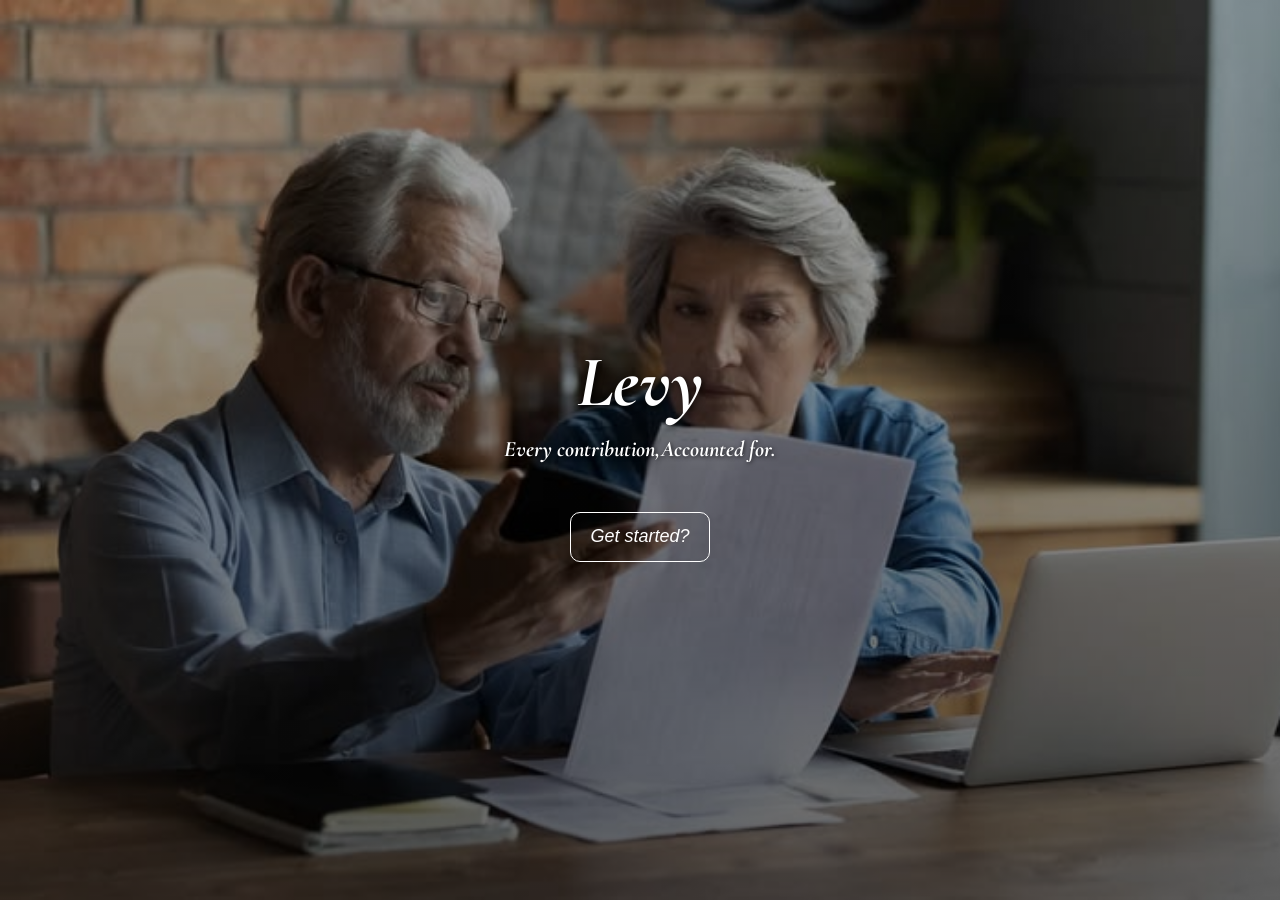
<file: index.html>
<!DOCTYPE html>
  <html lang="en">
  <head>
    <meta charset="UTF-8">
    <meta name="viewport" content="width=device-width, initial-scale=1.0">
    <link rel="preconnect" href="https://fonts.googleapis.com">
    <link rel="preconnect" href="https://fonts.gstatic.com" crossorigin>
    <link href="https://fonts.googleapis.com/css2?family=Cormorant+Garamond:ital,wght@0,300..700;1,300..700&display=swap" rel="stylesheet">
    <link rel="stylesheet" href="style.css">
    <title>Levy</title>
  </head>
  <body class="indexBody">
    <div class="splashDiv">
      <h1 class="splashHeader">Levy</h1>
      <h4 class="splashSubText">Every contribution,Accounted for.</h4>
      <button class="splashButton">Get started?</button>
    </div>
    <script src="index.js"></script>
  </body>
  </html>
</file>
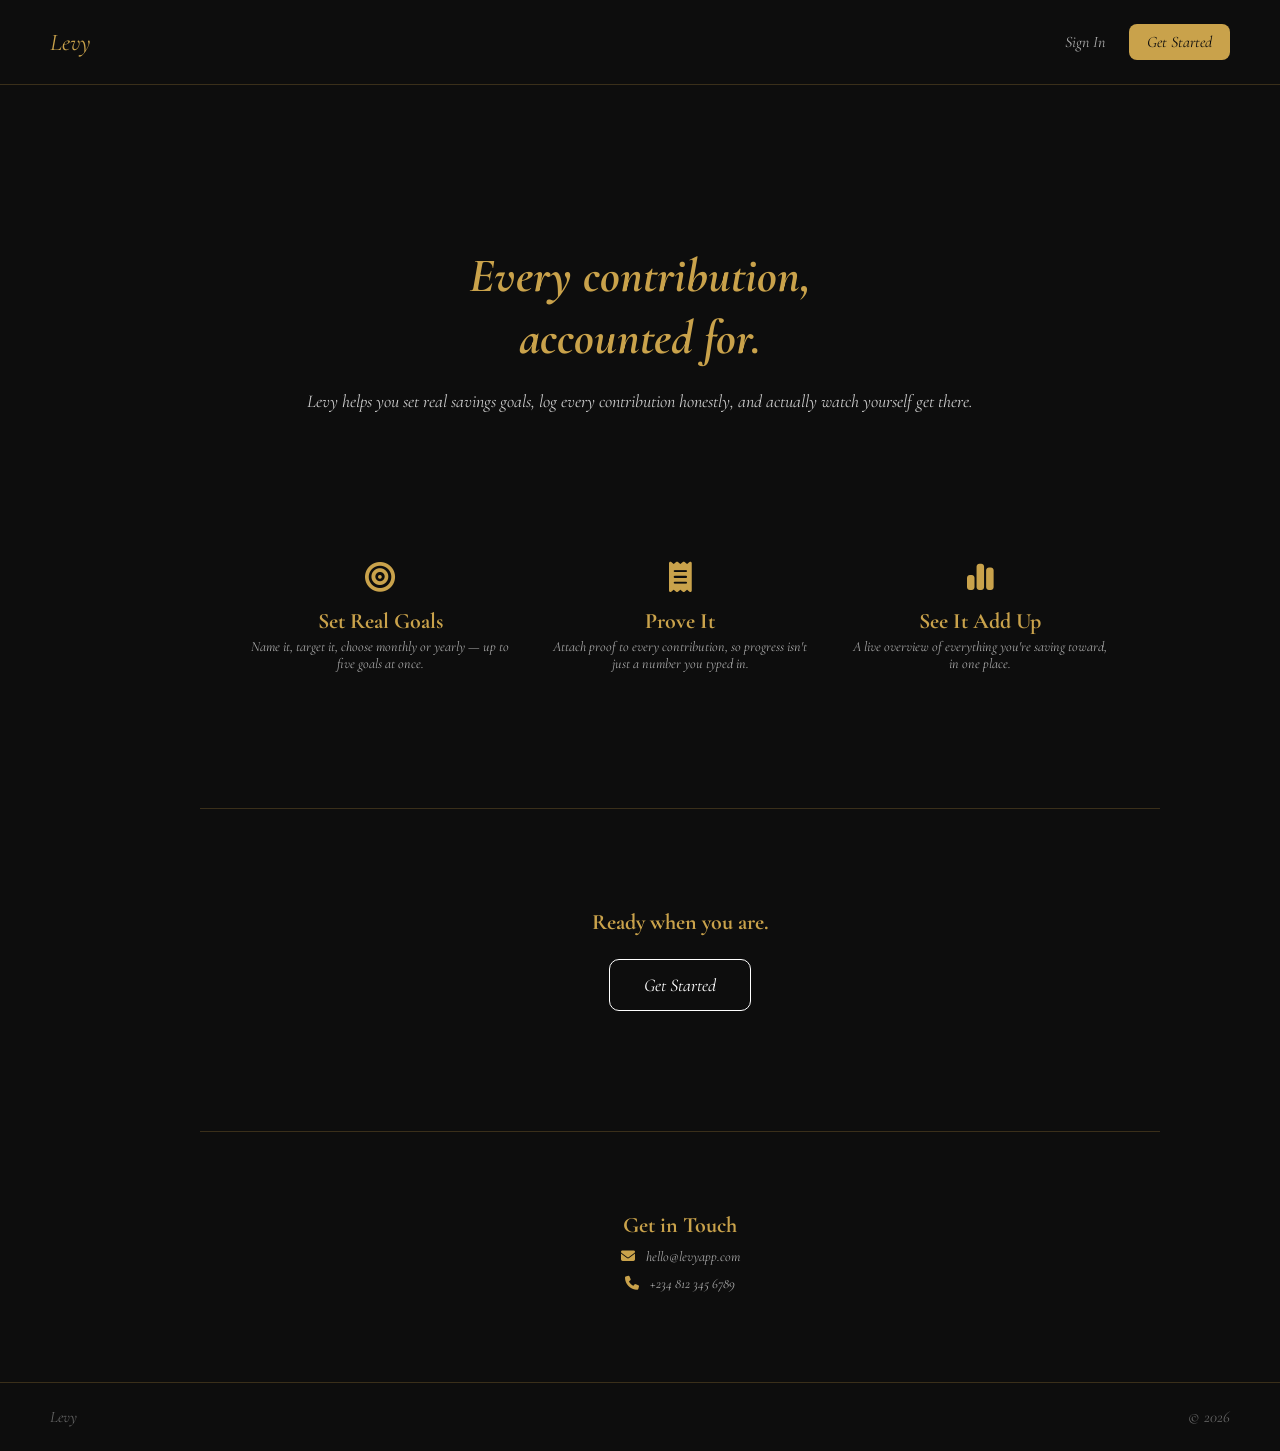
<file: welcome.html>
<!DOCTYPE html>
<html lang="en">
<head>
  <meta charset="UTF-8">
  <meta name="viewport" content="width=device-width, initial-scale=1.0">
  <link rel="preconnect" href="https://fonts.googleapis.com">
  <link rel="preconnect" href="https://fonts.gstatic.com" crossorigin>
  <link href="https://fonts.googleapis.com/css2?family=Cormorant+Garamond:ital,wght@0,300..700;1,300..700&display=swap" rel="stylesheet">
  <link rel="stylesheet" href="style.css">
  <link rel="stylesheet" href="https://cdnjs.cloudflare.com/ajax/libs/font-awesome/6.5.0/css/all.min.css">
  <title>Levy</title>
</head>
<body class="welcomeBody">

  <nav class="welcomeNav">
    <span class="welcomeLogo">Levy</span>
    <div class="welcomeNavLinks">
      <a href="login.html" class="welcomeNavLink">Sign In</a>
      <a href="login.html" class="welcomeNavCta">Get Started</a>
    </div>
  </nav>

  <section class="welcomeHero">
    <h1 class="welcomeHeadline">Every contribution,<br>accounted for.</h1>
    <p class="welcomeIntro">Levy helps you set real savings goals, log every contribution honestly, and actually watch yourself get there.</p>
  </section>

  <section class="welcomeFeatures">
    <div class="welcomeFeature">
      <i class="fa-solid fa-bullseye welcomeFeatureIcon"></i>
      <h3 class="goalName">Set Real Goals</h3>
      <p class="goalType">Name it, target it, choose monthly or yearly — up to five goals at once.</p>
    </div>
    <div class="welcomeFeature">
      <i class="fa-solid fa-receipt welcomeFeatureIcon"></i>
      <h3 class="goalName">Prove It</h3>
      <p class="goalType">Attach proof to every contribution, so progress isn't just a number you typed in.</p>
    </div>
    <div class="welcomeFeature">
      <i class="fa-solid fa-chart-simple welcomeFeatureIcon"></i>
      <h3 class="goalName">See It Add Up</h3>
      <p class="goalType">A live overview of everything you're saving toward, in one place.</p>
    </div>
  </section>

  <section class="welcomeClosing">
    <h2 class="goalName">Ready when you are.</h2>
    <a href="login.html" class="splashButton welcomeButton">Get Started</a>
  </section>

  <section class="welcomeContact">
    <h2 class="goalName">Get in Touch</h2>
    <p class="goalType"><i class="fa-solid fa-envelope"></i> hello@levyapp.com</p>
    <p class="goalType"><i class="fa-solid fa-phone"></i> +234 812 345 6789</p>
  </section>

  <footer class="welcomeFooter">
    <span>Levy</span>
    <span>&copy; 2026</span>
  </footer>

</body>
</html>
</file>
<file: style.css>
html, body {
  margin: 0;
  padding: 0;
  color:#c9a24b;
}
.indexBody{
  background-image:url(./Images/splashScreen.jpg);
  background-size: cover;
  background-repeat: no-repeat;
  font-family: "Cormorant Garamond", serif;
  overflow: hidden;
  position: relative;
}

.indexBody::before {
  content: "";
  position: absolute;
  top: 0; left: 0; right: 0; bottom: 0;
  background: linear-gradient(to bottom, rgba(0,0,0,0.3), rgba(0,0,0,0.6));
}

.splashDiv {
  color: white;
  align-items: center;
  justify-content: center;
  display: flex;
  flex-direction: column;
  height: 100vh;
  position: relative;
  z-index: 1;
  text-align: center;
}

.splashHeader{
  font-size: 72px;
  font-style: italic;
  margin-bottom: 0px;
  text-shadow: 2px 2px 6px rgba(0,0,0,0.8);
  margin: 0;
}

.splashSubText{
  font-size: 22px;
  font-style: italic;
  text-shadow: 1px 1px 4px rgba(0,0,0,0.8);
  margin-top: 10px;
}

.splashButton {
  background-color: transparent;
  border: 1px solid white;
  color: white;
  width: 140px;
  height: 50px;
  border-radius: 10px;
  font-style: italic;
  font-size: 18px;
  cursor: pointer;
  outline: none;
  margin-top: 20px;
}

.splashButton:hover{
  background-color: white;
  color: #0d0d0d;
  border-color: white;
}

.splashButton:active{
  opacity: 0.7;
}

.loginBody {
  margin: 0;
  padding: 0;
  font-family: "Cormorant Garamond", serif;
  background-color: #0d0d0d;
  height: 100vh;
  display: flex;
  align-items: center;
  justify-content: center;
}

.loginWrapper {
  display: flex;
  width: 900px;
  height: 600px;
  border-radius: 15px;
  overflow: hidden;
  box-shadow: 0 10px 40px rgba(0,0,0,0.5);
}

.loginImagePanel {
  width: 45%;
  background-image: url(./Images/splashScreen.jpg);
  background-size: cover;
  background-position: center;
  position: relative;
  display: flex;
  flex-direction: column;
  justify-content: space-between;
  padding: 30px;
  box-sizing: border-box;
}

.loginImagePanel::before {
  content: "";
  position: absolute;
  top: 0; left: 0; right: 0; bottom: 0;
  background: linear-gradient(to bottom, rgba(0,0,0,0.1), rgba(0,0,0,0.7));
}

.loginLogo {
  color: white;
  font-style: italic;
  font-size: 28px;
  margin: 0;
  z-index: 1;
  text-shadow: 2px 2px 4px black;
}

.loginImageCaption {
  z-index: 1;
  color: white;
  font-style: italic;
  font-size: 22px;
  text-shadow: 2px 2px 4px black;
}

.loginFormPanel {
  width: 55%;
  background-color: #141414;
  padding: 60px 50px;
  box-sizing: border-box;
  display: flex;
  flex-direction: column;
  justify-content: center;
}

.loginTitle {
  color: white;
  font-size: 34px;
  font-style: italic;
  margin: 0 0 10px 0;
}

.loginSubtext {
  color: #aaa;
  font-size: 16px;
  margin: 0 0 30px 0;
}

.loginSubtext span {
  color: white;
  text-decoration: underline;
  cursor: pointer;
}

.loginInput {
  width: 100%;
  padding: 14px 16px;
  margin-bottom: 16px;
  border-radius: 8px;
  border: 1px solid #333;
  background-color: #1e1e1e;
  color: white;
  font-size: 16px;
  font-family: "Cormorant Garamond", serif;
  box-sizing: border-box;
  outline: none;
}

.loginInput:focus {
  border-color: white;
}

.loginInput::placeholder {
  color: #777;
}

.loginSubmitButton {
  width: 100%;
  padding: 14px;
  border-radius: 8px;
  border: none;
  background-color: white;
  color: #0d0d0d;
  font-size: 17px;
  font-style: italic;
  font-family: "Cormorant Garamond", serif;
  cursor: pointer;
  margin-top: 10px;
}

.loginSubmitButton:hover {
  background-color: #ddd;
}

.loginSubmitButton:active {
  opacity: 0.7;
}
.passwordWrapper {
  position: relative;
  width: 100%;
}

.passwordWrapper .loginInput {
  padding-right: 45px;
}

.togglePasswordIcon {
  position: absolute;
  right: 16px;
  top: 50%;
  transform: translateY(-50%);
  color: #777;
  cursor: pointer;
}

.togglePasswordIcon:hover {
  color: white;
}

.homeSideNavBar {
  position: fixed;
  left: 0;
  top: 40px;
  height: calc(100vh - 75px);
  width: 55px;
  background-color: transparent;
  display: flex;
  flex-direction: column;
  padding-top: 20px;
  width: 180px;
  border-right: 2px solid #d4a656;
  border-top-right-radius: 20px;
  border-bottom-right-radius: 20px;
}
.sideBarItem {
  display: flex;
  align-items: center;
  gap: 15px;
  padding: 25px;
  /* white-space: nowrap; */
  cursor: pointer;
  color:#c9a24b;
  font-size: 20px;
}
.sideBarItem:hover {
  border-left: 3px solid #d4a656;
}
.sideBarBottom{
  margin-top: auto;
}
.sideBarItem i {
  width: 25px;
  text-align: center;
  color:#c9a24b;
}

#Logout {
  margin-top: auto;
  margin-bottom: 80px;
}
.homeBody{
  font-family: "Cormorant Garamond", serif;
  font-style: italic;
  background-color: #0d0d0d;
}
.homeHeading{
  padding-left: 30px;
  padding-top: 20px;
  margin-bottom: 40px;
  font-size: 40px;
  color: #c9a24b;
}
main, section {
  margin-left: 200px;
  padding: 20px;
}
.goalsGrid {
  display: flex;
  flex-wrap: wrap;
  justify-content: center;
  gap: 24px;
  margin-bottom: 30px;
}
.goalCard {
  background-color: #141414;
  border: 1px solid #3a2f1a;
  border-radius: 12px;
  padding: 24px;
  width: 260px;
  cursor: pointer;
  transition: border-color 0.3s ease;
}

.goalCard:hover {
  border-color: #d4a656;
}

.goalName {
  color: #c9a24b;
  font-size: 22px;
  margin: 0 0 4px 0;
}

.goalType {
  color: #aaa;
  font-size: 14px;
  font-style: italic;
  margin: 0 0 16px 0;
}

.progressLabel {
  color: #aaa;
  font-size: 13px;
  margin: 0 0 4px 0;
}

.progressPercent {
  color: #c9a24b;
  font-size: 16px;
  margin: 0 0 8px 0;
}

.goalProgress {
  width: 100%;
  height: 8px;
  -webkit-appearance: none;
  appearance: none;
  border: none;
  border-radius: 10px;
  overflow: hidden;
  margin-bottom: 16px;
}

.goalProgress::-webkit-progress-bar {
  background-color: #333;
  border-radius: 10px;
}

.goalProgress::-webkit-progress-value {
  background-color: #c9a24b;
  border-radius: 10px;
}

.goalProgress::-moz-progress-bar {
  background-color: #c9a24b;
  border-radius: 10px;
}

.goalAmount {
  color: white;
  font-size: 15px;
  margin: 0;
}

section {
  margin-left: 200px;
  padding: 20px;
  margin-top: 20px;
  max-width: 900px;
}
.overallProgressSection {
  display: flex;
  justify-content: center;
  margin-bottom: 20px;
}
.overallProgressWrapper {
  position: relative;
  width: 240px;
  height: 240px;
  margin: 0 auto 40px auto;
}

.overallRingFill {
  transition: stroke-dashoffset 0.6s ease;
}

.overallPercentText {
  position: absolute;
  top: 50%;
  left: 50%;
  transform: translate(-50%, -50%);
  color: #c9a24b;
  font-style: italic;
  font-size: 36px;
}
.newGoalButton {
  display: block;
  margin: 0 auto;
  background-color: transparent;
  border: 1px solid #d4a656;
  color: #c9a24b;
  padding: 14px 28px;
  border-radius: 8px;
  font-style: italic;
  font-size: 16px;
  cursor: pointer;
  font-family: "Cormorant Garamond", serif;
}

.newGoalButton:hover {
  background-color: #d4a656;
  color: #0d0d0d;
}
.modalOverlay {
  display: none;
  position: fixed;
  top: 0; left: 0; right: 0; bottom: 0;
  background-color: rgba(0,0,0,0.7);
  align-items: center;
  justify-content: center;
  z-index: 200;
}

.modalOverlay.active {
  display: flex;
}

.modalBox {
  background-color: #141414;
  border: 1px solid #3a2f1a;
  border-radius: 12px;
  padding: 30px;
  width: 320px;
}

.modalBox h3 {
  color: #c9a24b;
  margin-top: 0;
}

#modalCancel {
  color: #aaa;
  text-align: center;
  cursor: pointer;
  margin-top: 10px;
}

#modalCancel:hover {
  color: white;
}

.profileCenterSection {
  display: flex;
  flex-direction: column;
  align-items: center;
  justify-content: center;
  min-height: calc(100vh - 75px);
}

.profileSection {
  width: 100%;
  max-width: 400px;
  text-align: center;
}

.profileSection .goalName {
  font-size: 36px;
}

.profileSection .progressLabel {
  font-size: 16px;
}

.profileSection .goalAmount {
  font-size: 20px;
}

.profileSection input,
.profileSection button {
  width: 100%;
  max-width: 100%;
  display: block;
  margin-bottom: 16px;
  font-size: 18px;
  padding: 16px;
}

.welcomeBody {
  background-color: #0d0d0d;
  font-family: "Cormorant Garamond", serif;
  margin: 0;
  color: white;
}

.welcomeNav {
  display: flex;
  align-items: center;
  justify-content: space-between;
  padding: 24px 50px;
  border-bottom: 1px solid #3a2f1a;
}

.welcomeLogo {
  font-size: 24px;
  font-style: italic;
  color: #c9a24b;
}

.welcomeNavLinks {
  display: flex;
  align-items: center;
  gap: 24px;
}

.welcomeNavLink {
  color: #aaa;
  text-decoration: none;
  font-style: italic;
}

.welcomeNavLink:hover {
  color: white;
}

.welcomeNavCta {
  color: #0d0d0d;
  background-color: #c9a24b;
  text-decoration: none;
  padding: 8px 18px;
  border-radius: 8px;
  font-style: italic;
}

.welcomeHero {
  text-align: center;
  padding: 120px 30px 100px;
  max-width: 700px;
  margin: 0 auto;
}

.welcomeHeadline {
  font-size: 48px;
  font-style: italic;
  color: #c9a24b;
  line-height: 1.3;
  margin-bottom: 20px;
}

.welcomeIntro {
  font-size: 18px;
  font-style: italic;
  color: #ccc;
  margin-bottom: 30px;
}

.welcomeButton {
  text-decoration: none;
  display: inline-flex;
  align-items: center;
  justify-content: center;
}

.welcomeFeatures {
  display: flex;
  justify-content: center;
  gap: 40px;
  flex-wrap: wrap;
  padding: 0 30px 100px;
}

.welcomeFeature {
  max-width: 260px;
  text-align: center;
}

.welcomeFeatureIcon {
  color: #c9a24b;
  font-size: 30px;
  margin-bottom: 16px;
}

.welcomeClosing {
  text-align: center;
  padding: 100px 30px;
  border-top: 1px solid #3a2f1a;
}

.welcomeContact {
  text-align: center;
  padding: 80px 30px;
  border-top: 1px solid #3a2f1a;
}

.welcomeContact p {
  margin: 10px 0;
}

.welcomeContact i {
  color: #c9a24b;
  margin-right: 8px;
}

.welcomeFooter {
  display: flex;
  justify-content: space-between;
  padding: 24px 50px;
  color: #666;
  font-style: italic;
  border-top: 1px solid #3a2f1a;
}

.attestationRow {
  display: flex;
  align-items: flex-start;
  gap: 10px;
  margin-bottom: 16px;
  color: #ccc;
  font-size: 14px;
  font-style: italic;
}

.attestationRow input {
  margin-top: 4px;
}
</file>
